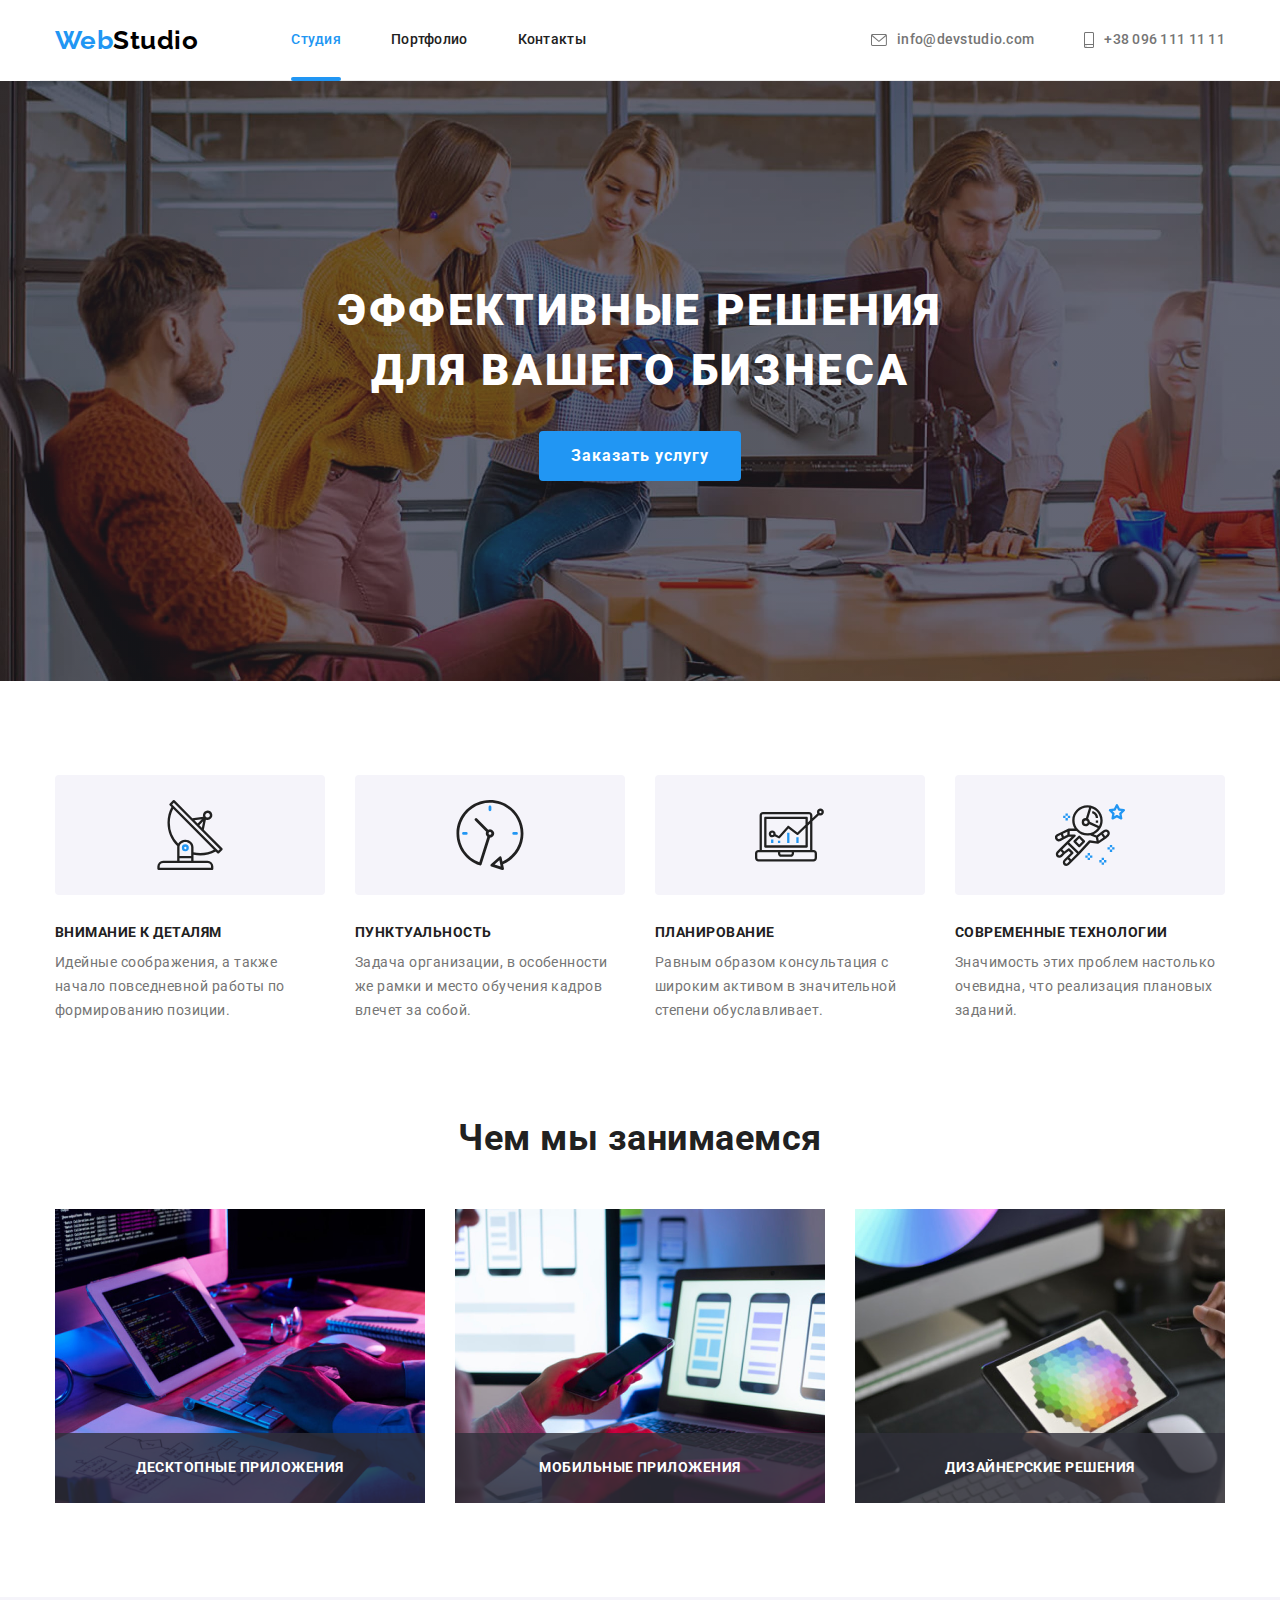
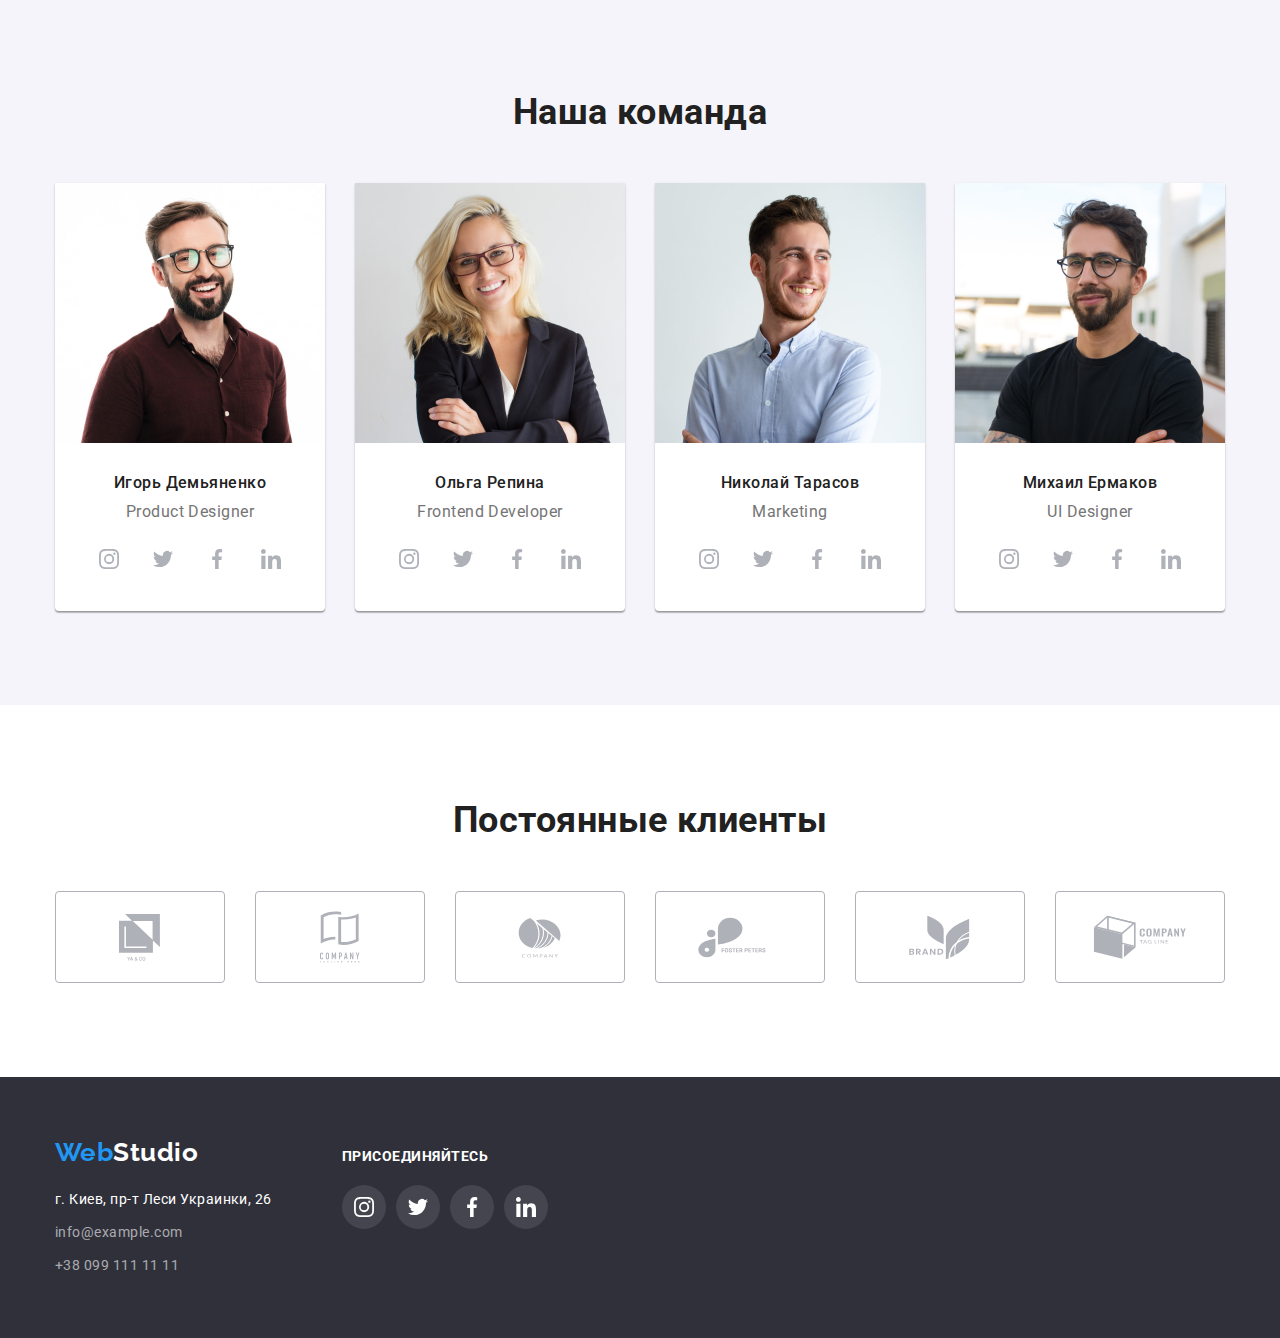
<file: index.html>
<!DOCTYPE html>
<html lang="ru">
  <head>
    <meta charset="UTF-8" />
    <meta http-equiv="X-UA-Compatible" content="IE=edge" />
    <meta name="viewport" content="width=device-width, initial-scale=1.0" />
    <link rel="preconnect" href="https://fonts.googleapis.com" />
    <link rel="preconnect" href="https://fonts.gstatic.com" crossorigin />
    <link
      href="https://fonts.googleapis.com/css2?family=Raleway:wght@700&family=Roboto:wght@400;500;700;900&display=swap"
      rel="stylesheet"
    />
    <title>WebStudio</title>
    <link
      rel="stylesheet"
      href="https://cdn.jsdelivr.net/npm/modern-normalize@1.1.0/modern-normalize.min.css"
    />
    <link rel="stylesheet" href="./css/styles.css" />
  </head>
  <body>
    <!-- HEADER -->
    <header class="hdr">
      <div class="hdr-container container">
        <a class="logo link" lang="en" href="./index.html"
          ><span class="logo-web">Web</span>Studio
        </a>
        <nav class="navigation">
          <ul class="menu list">
            <li class="menu-item">
              <a class="menu-link current link" href="./index.html">Студия</a>
            </li>
            <li class="menu-item">
              <a class="menu-link link" href="./portfolio.html">Портфолио</a>
            </li>
            <li class="menu-item">
              <a class="menu-link link" href="#">Контакты</a>
            </li>
          </ul>
        </nav>
        <ul class="contact list">
          <li class="contact-item contact-mail">
            <a class="mail-link link" href="mailto:info@devstudio.com">
              <svg class="mail-icon icon" width="16px" height="12px">
                <use href="./images/icons.svg#mail-icon"></use>
              </svg>
              info@devstudio.com</a
            >
          </li>
          <li class="contact-item contact-tel">
            <a class="tel-link link" href="tel:+380961111111">
              <svg class="tel-icon icon" width="10px" height="16px">
                <use href="./images/icons.svg#tel-icon"></use></svg
              >+38 096 111 11 11</a
            >
          </li>
        </ul>
      </div>
    </header>
    <main>
      <!-- HERO -->
      <section class="hero">
        <div class="hero-container container">
          <h1 class="hero-title title">
            Эффективные решения для вашего бизнеса
          </h1>
          <button class="hero-btn" type="button" data-modal-open>
            Заказать услугу
          </button>
          <div class="data-modal is-hidden" data-modal>
            <div class="modal">
              <button class="data-modal-close" type="button" data-modal-close>
                <svg class="modal-svg" width="18x" height="18px">
                  <use href="./images/icons.svg#close-modal"></use>
                </svg>
              </button>
            </div>
          </div>
        </div>
      </section>
      <!-- FEATURES -->
      <section class="section features">
        <div class="container">
          <h2 class="features-title">Наши особенности</h2>
          <ul class="features-list list">
            <li class="features-item">
              <div class="container-icon">
                <svg class="features-svg" width="70px" height="70px">
                  <use href="./images/icons.svg#antena"></use>
                </svg>
              </div>
              <h3 class="list-title">Внимание к деталям</h3>
              <p class="list-text">
                Идейные соображения, а также начало повседневной работы по
                формированию позиции.
              </p>
            </li>
            <li class="features-item">
              <div class="container-icon">
                <svg class="features-svg" width="70px" height="70px">
                  <use href="./images/icons.svg#clock"></use>
                </svg>
              </div>
              <h3 class="list-title">Пунктуальность</h3>
              <p class="list-text">
                Задача организации, в особенности же рамки и место обучения
                кадров влечет за собой.
              </p>
            </li>
            <li class="features-item">
              <div class="container-icon">
                <svg class="features-svg" width="70px" height="70px">
                  <use href="./images/icons.svg#diagram"></use>
                </svg>
              </div>
              <h3 class="list-title">Планирование</h3>
              <p class="list-text">
                Равным образом консультация с широким активом в значительной
                степени обуславливает.
              </p>
            </li>
            <li class="features-item">
              <div class="container-icon">
                <svg class="features-svg" width="70px" height="70px">
                  <use href="./images/icons.svg#astronaut"></use>
                </svg>
              </div>
              <h3 class="list-title">Современные технологии</h3>
              <p class="list-text">
                Значимость этих проблем настолько очевидна, что реализация
                плановых заданий.
              </p>
            </li>
          </ul>
        </div>
      </section>
      <!-- DOING -->
      <section class="section doing">
        <div class="container">
          <h2 class="doing-title title">Чем мы занимаемся</h2>
          <ul class="doing-list list">
            <li class="doing-item">
              <img
                class="classes-occupation"
                src="./images/doing/coding.jpg"
                alt="Бэкенд"
                width="370"
                height="294"
              />
              <p class="doing-text">Десктопные приложения</p>
            </li>
            <li class="doing-item">
              <img
                class="classes-occupation"
                src="./images/doing/phone.jpg"
                alt="Фронтент"
                width="370"
                height="294"
              />
              <p class="doing-text">Мобильные приложения</p>
            </li>
            <li class="doing-item">
              <img
                class="classes-occupation"
                src="./images/doing/palette.jpg"
                alt="Дизайн"
                width="370"
                height="294"
              />
              <p class="doing-text">Дизайнерские решения</p>
            </li>
          </ul>
        </div>
      </section>
      <!-- COMANDS -->
      <section class="section commands">
        <div class="container">
          <h2 class="commands-title title">Наша команда</h2>
          <ul class="commands-list list">
            <li class="commands-item">
              <img
                class="commands-images"
                src="./images/commands/igor.jpg"
                alt="Игорь Демьяненко"
                width="270"
                height="260"
              />
              <div class="employee-data">
                <h3 class="commands-name">Игорь Демьяненко</h3>
                <p lang="en" class="commands-position">Product Designer</p>
                <ul class="social-list list">
                  <li class="social-item">
                    <a
                      class="social-link"
                      href="http://www.instagram.com"
                      target="_blank"
                      rel="noopener nofollow"
                      ><span class="social-name">instagram</span>
                      <svg class="social-svg" width="44px" height="44px">
                        <use href="./images/icons.svg#instagram"></use></svg
                    ></a>
                  </li>
                  <li class="social-item">
                    <a
                      class="social-link"
                      href="https://twitter.com"
                      target="_blank"
                      rel="noopener nofollow"
                      ><span class="social-name">twitter</span>
                      <svg class="social-svg" width="44px" height="44px">
                        <use href="./images/icons.svg#twitter"></use></svg
                    ></a>
                  </li>
                  <li class="social-item">
                    <a
                      class="social-link"
                      href="https://www.facebook.com"
                      target="_blank"
                      rel="noopener nofollow"
                      ><span class="social-name">facebook</span>
                      <svg class="social-svg" width="44px" height="44px">
                        <use href="./images/icons.svg#facebook"></use></svg
                    ></a>
                  </li>
                  <li class="social-item">
                    <a
                      class="social-link"
                      href="https://ua.linkedin.com"
                      target="_blank"
                      rel="noopener nofollow"
                      ><span class="social-name">linkedin</span>
                      <svg class="social-svg" width="44px" height="44px">
                        <use href="./images/icons.svg#linkedin"></use></svg
                    ></a>
                  </li>
                </ul>
              </div>
            </li>
            <li class="commands-item">
              <img
                src="./images/commands/olga.jpg"
                alt="Ольга Репина"
                width="270"
                height="260"
              />
              <div class="employee-data">
                <h3 class="commands-name">Ольга Репина</h3>
                <p lang="en" class="commands-position">Frontend Developer</p>
                <ul class="social-list list">
                  <li class="social-item">
                    <a
                      class="social-link"
                      href="http://www.instagram.com"
                      target="_blank"
                      rel="noopener nofollow"
                      ><span class="social-name">instagram</span>
                      <svg class="social-svg" width="44px" height="44px">
                        <use href="./images/icons.svg#instagram"></use></svg
                    ></a>
                  </li>
                  <li class="social-item">
                    <a
                      class="social-link"
                      href="https://twitter.com"
                      target="_blank"
                      rel="noopener nofollow"
                      ><span class="social-name">twitter</span>
                      <svg class="social-svg" width="44px" height="44px">
                        <use href="./images/icons.svg#twitter"></use></svg
                    ></a>
                  </li>
                  <li class="social-item">
                    <a
                      class="social-link"
                      href="https://www.facebook.com"
                      target="_blank"
                      rel="noopener nofollow"
                      ><span class="social-name">facebook</span>
                      <svg class="social-svg" width="44px" height="44px">
                        <use href="./images/icons.svg#facebook"></use></svg
                    ></a>
                  </li>
                  <li class="social-item">
                    <a
                      class="social-link"
                      href="https://ua.linkedin.com"
                      target="_blank"
                      rel="noopener nofollow"
                      ><span class="social-name">linkedin</span>
                      <svg class="social-svg" width="44px" height="44px">
                        <use href="./images/icons.svg#linkedin"></use></svg
                    ></a>
                  </li>
                </ul>
              </div>
            </li>
            <li class="commands-item">
              <img
                class="commands-images"
                src="./images/commands/nikolay.jpg"
                alt="Николай Тарасов"
                width="270"
                height="260"
              />
              <div class="employee-data">
                <h3 class="commands-name">Николай Тарасов</h3>
                <p lang="en" class="commands-position">Marketing</p>
                <ul class="social-list commands-list list">
                  <li class="social-item">
                    <a
                      class="social-link"
                      href="http://www.instagram.com"
                      target="_blank"
                      rel="noopener nofollow"
                      ><span class="social-name">instagram</span>
                      <svg class="social-svg" width="44px" height="44px">
                        <use href="./images/icons.svg#instagram"></use></svg
                    ></a>
                  </li>
                  <li class="social-item">
                    <a
                      class="social-link"
                      href="https://twitter.com"
                      target="_blank"
                      rel="noopener nofollow"
                      ><span class="social-name">twitter</span>
                      <svg class="social-svg" width="44px" height="44px">
                        <use href="./images/icons.svg#twitter"></use></svg
                    ></a>
                  </li>
                  <li class="social-item">
                    <a
                      class="social-link"
                      href="https://www.facebook.com"
                      target="_blank"
                      rel="noopener nofollow"
                      ><span class="social-name">facebook</span>
                      <svg class="social-svg" width="44px" height="44px">
                        <use href="./images/icons.svg#facebook"></use></svg
                    ></a>
                  </li>
                  <li class="social-item">
                    <a
                      class="social-link"
                      href="https://ua.linkedin.com"
                      target="_blank"
                      rel="noopener nofollow"
                      ><span class="social-name">linkedin</span>
                      <svg class="social-svg" width="44px" height="44px">
                        <use href="./images/icons.svg#linkedin"></use></svg
                    ></a>
                  </li>
                </ul>
              </div>
            </li>
            <li class="commands-item">
              <img
                class="commands-images"
                src="./images/commands/mihail.jpg"
                alt="Михаил Ермаков"
                width="270"
                height="260"
              />
              <div class="employee-data">
                <h3 class="commands-name">Михаил Ермаков</h3>
                <p lang="en" class="commands-position">UI Designer</p>
                <ul class="social-list list">
                  <li class="social-item">
                    <a
                      class="social-link"
                      href="http://www.instagram.com"
                      target="_blank"
                      rel="noopener nofollow"
                      ><span class="social-name">instagram</span>
                      <svg class="social-svg" width="44px" height="44px">
                        <use href="./images/icons.svg#instagram"></use></svg
                    ></a>
                  </li>
                  <li class="social-item">
                    <a
                      class="social-link"
                      href="https://twitter.com"
                      target="_blank"
                      rel="noopener nofollow"
                      ><span class="social-name">twitter</span>
                      <svg class="social-svg" width="44px" height="44px">
                        <use href="./images/icons.svg#twitter"></use></svg
                    ></a>
                  </li>
                  <li class="social-item">
                    <a
                      class="social-link"
                      href="https://www.facebook.com"
                      target="_blank"
                      rel="noopener nofollow"
                      ><span class="social-name">facebook</span>
                      <svg class="social-svg" width="44px" height="44px">
                        <use href="./images/icons.svg#facebook"></use></svg
                    ></a>
                  </li>
                  <li class="social-item">
                    <a
                      class="social-link"
                      href="https://ua.linkedin.com"
                      target="_blank"
                      rel="noopener nofollow"
                      ><span class="social-name">linkedin</span>
                      <svg class="social-svg" width="44px" height="44px">
                        <use href="./images/icons.svg#linkedin"></use></svg
                    ></a>
                  </li>
                </ul>
              </div>
            </li>
          </ul>
        </div>
      </section>
      <!-- CLIENTS -->
      <section class="section clients">
        <div class="container">
          <h2 class="clients-title title">Постоянные клиенты</h2>
          <ul class="clients-list list">
            <li class="clients-item">
              <a href="#" class="clients-link">
                <svg class="clients-svg" width="41" height="47">
                  <use href="./images/icons.svg#yaco"></use>
                </svg>
              </a>
            </li>
            <li class="clients-item">
              <a href="#" class="clients-link">
                <svg class="clients-svg" width="40" height="52">
                  <use href="./images/icons.svg#company2"></use>
                </svg>
              </a>
            </li>
            <li class="clients-item">
              <a href="#" class="clients-link">
                <svg class="clients-svg" width="43" height="41">
                  <use href="./images/icons.svg#company3"></use>
                </svg>
              </a>
            </li>
            <li class="clients-item">
              <a href="#" class="clients-link">
                <svg class="clients-svg" width="84" height="41">
                  <use href="./images/icons.svg#foster"></use>
                </svg>
              </a>
            </li>
            <li class="clients-item">
              <a href="#" class="clients-link">
                <svg class="clients-svg" width="63" height="45">
                  <use href="./images/icons.svg#brand"></use>
                </svg>
              </a>
            </li>
            <li class="clients-item">
              <a href="#" class="clients-link">
                <svg class="clients-svg" width="94" height="44">
                  <use href="./images/icons.svg#company6"></use>
                </svg>
              </a>
            </li>
          </ul>
        </div>
      </section>
    </main>
    <!-- BASEMENT -->
    <footer class="basement">
      <div class="container-basement container">
        <div class="container-address">
          <a lang="en" href="./index.html" class="logo link dark-theme">
            <span class="logo-web">Web</span>Studio
          </a>
          <address class="cnt">
            <ul class="cnt-address list">
              <li class="item cnt-street">
                <a
                  class="cnt-link link"
                  href="https://www.google.com/maps/place/бул.+Леси+Украинки,+26,+Киев,+02000/"
                  target="_blank"
                  rel="noopener nofollow"
                  >г. Киев, пр-т Леси Украинки, 26</a
                >
              </li>
              <li class="item cnt-mail">
                <a class="cnt-link link" href="mailto:info@example.com"
                  >info@example.com</a
                >
              </li>
              <li class="item cnt-tel">
                <a class="cnt-link link" href="tel:+380991111111"
                  >+38 099 111 11 11</a
                >
              </li>
            </ul>
          </address>
        </div>
        <div class="container-social">
          <h2 class="social-title">Присоединяйтесь</h2>
          <ul class="social-list list">
            <li class="social-item">
              <a
                class="social-link social-ft-link"
                href="http://www.instagram.com"
                target="_blank"
                rel="noopener nofollow"
                ><span class="social-name">instagram</span>
                <svg class="social-ft-svg" width="44px" height="44px">
                  <use href="./images/icons.svg#instagram"></use></svg
              ></a>
            </li>
            <li class="social-item">
              <a
                class="social-link social-ft-link"
                href="https://twitter.com"
                target="_blank"
                rel="noopener nofollow"
                ><span class="social-name">twitter</span>
                <svg class="social-ft-svg" width="44px" height="44px">
                  <use href="./images/icons.svg#twitter"></use></svg
              ></a>
            </li>
            <li class="social-item">
              <a
                class="social-link social-ft-link"
                href="https://www.facebook.com"
                target="_blank"
                rel="noopener nofollow"
                ><span class="social-name">facebook</span>
                <svg class="social-ft-svg" width="44px" height="44px">
                  <use href="./images/icons.svg#facebook"></use></svg
              ></a>
            </li>
            <li class="social-item">
              <a
                class="social-link social-ft-link"
                href="https://ua.linkedin.com"
                target="_blank"
                rel="noopener nofollow"
                ><span class="social-name">linkedin</span>
                <svg class="social-ft-svg" width="44px" height="44px">
                  <use href="./images/icons.svg#linkedin"></use></svg
              ></a>
            </li>
          </ul>
        </div>
      </div>
    </footer>
    <script src="./js/modal.js"></script>
  </body>
</html>
</file>
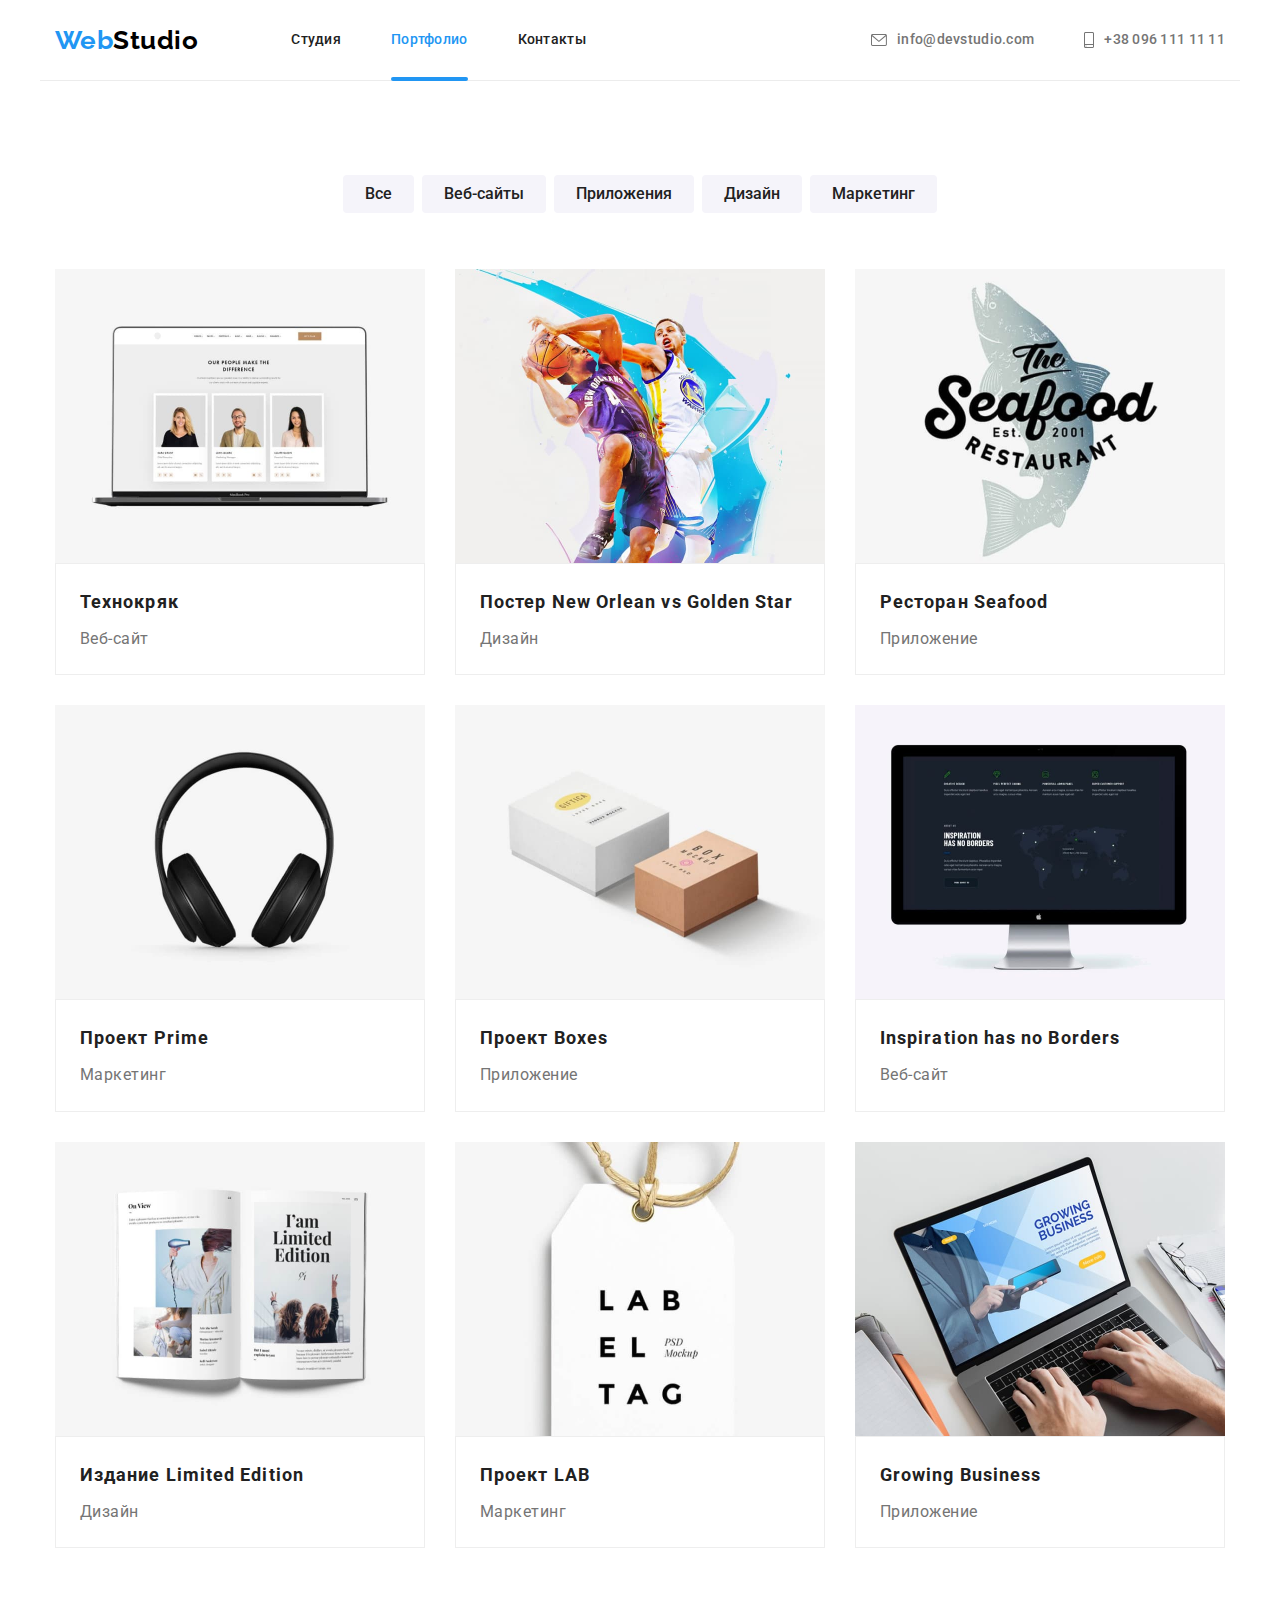
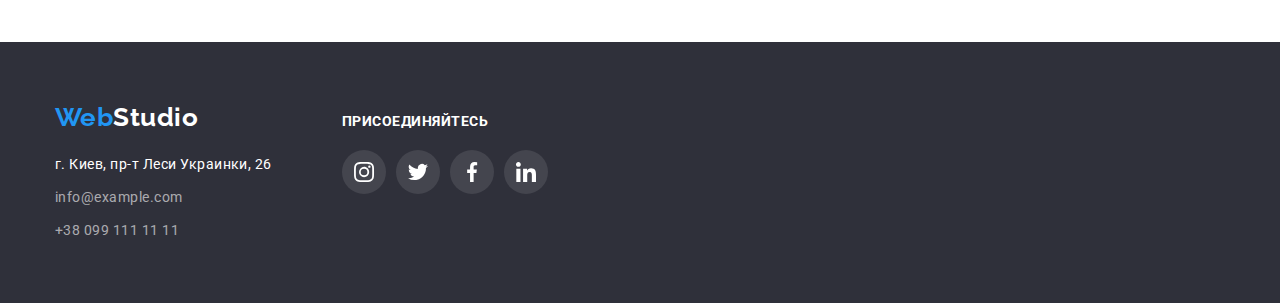
<file: portfolio.html>
<!DOCTYPE html>
<html lang="ru">
  <head>
    <meta charset="UTF-8" />
    <meta http-equiv="X-UA-Compatible" content="IE=edge" />
    <meta name="viewport" content="width=device-width, initial-scale=1.0" />
    <link rel="preconnect" href="https://fonts.googleapis.com" />
    <link rel="preconnect" href="https://fonts.gstatic.com" crossorigin />
    <link
      href="https://fonts.googleapis.com/css2?family=Raleway:wght@700&family=Roboto:wght@400;500;700;900&display=swap"
      rel="stylesheet"
    />
    <title>WebStudio</title>
    <link
      rel="stylesheet"
      href="https://cdn.jsdelivr.net/npm/modern-normalize@1.1.0/modern-normalize.min.css"
    />
    <link rel="stylesheet" href="./css/styles.css" />
  </head>
  <body>
    <header class="hdr">
      <div class="hdr-container container">
        <a class="logo link" lang="en" href="./index.html"
          ><span class="logo-web">Web</span>Studio
        </a>
        <nav class="navigation">
          <ul class="menu list">
            <li class="menu-item">
              <a class="menu-link link" href="./index.html">Студия</a>
            </li>
            <li class="menu-item">
              <a class="menu-link current link" href="./portfolio.html"
                >Портфолио</a
              >
            </li>
            <li class="menu-item">
              <a class="menu-link link" href="#">Контакты</a>
            </li>
          </ul>
        </nav>
        <ul class="contact list">
          <li class="contact-item contact-mail">
            <a class="mail-link link" href="mailto:info@devstudio.com">
              <svg class="mail-icon icon" width="16px" height="12px">
                <use href="./images/icons.svg#mail-icon"></use>
              </svg>
              info@devstudio.com</a
            >
          </li>
          <li class="contact-item contact-tel">
            <a class="tel-link link" href="tel:+380961111111">
              <svg class="tel-icon icon" width="10px" height="16px">
                <use href="./images/icons.svg#tel-icon"></use></svg
              >+38 096 111 11 11</a
            >
          </li>
        </ul>
      </div>
    </header>
    <main>
      <!-- HERO -->
      <section class="section">
        <div class="container">
          <h2 class="portfolio-title title">Наши проекты</h2>
          <ul class="portfolio-menu list">
            <li class="portfolio-item">
              <button class="portfolio-btn" type="button">Все</button>
            </li>
            <li class="portfolio-item">
              <button class="portfolio-btn" type="button">Веб-сайты</button>
            </li>
            <li class="portfolio-item">
              <button class="portfolio-btn" type="button">Приложения</button>
            </li>
            <li class="portfolio-item">
              <button class="portfolio-btn" type="button">Дизайн</button>
            </li>
            <li class="portfolio-item">
              <button class="portfolio-btn" type="button">Маркетинг</button>
            </li>
          </ul>

          <ul class="cards list">
            <li class="cards-item">
              <a href="#" class="cards-link link"
                ><div class="cards-container-img">
                  <img
                    src="./images/portfolio/websitetechnoqruack.jpg"
                    alt="фото проекта"
                    width="370"
                    height="294"
                  />
                  <p class="cards-text">
                    Ресурс предлагает комплексные предложения с разным уровнем
                    функционала и сервисов. Все это позволит посетителю получить
                    исчерпывающие сведения о компании или частном лице.
                  </p>
                </div>
                <div class="project-data">
                  <h3 class="cards-list-tile">Технокряк</h3>
                  <p class="cards-description">Веб-сайт</p>
                </div></a
              >
            </li>
            <li class="cards-item">
              <a href="#" class="cards-link link">
                <div class="cards-container-img">
                  <img
                    src="./images/portfolio/basketballdesign.jpg"
                    alt="фото проекта"
                    width="370"
                    height="294"
                  />
                  <p class="cards-text">
                    Ресурс предлагает комплексные предложения с разным уровнем
                    функционала и сервисов. Все это позволит посетителю получить
                    исчерпывающие сведения о компании или частном лице.
                  </p>
                </div>
                <div class="project-data">
                  <h3 class="cards-list-tile">
                    Постер <span lang="en">New Orlean vs Golden Star</span>
                  </h3>
                  <p class="cards-description">Дизайн</p>
                </div></a
              >
            </li>
            <li class="cards-item">
              <a href="#" class="cards-link link">
                <div class="cards-container-img">
                  <img
                    src="./images/portfolio/apprestaurant.jpg"
                    alt="фото проекта"
                    width="370"
                    height="294"
                  />
                  <p class="cards-text">
                    Ресурс предлагает комплексные предложения с разным уровнем
                    функционала и сервисов. Все это позволит посетителю получить
                    исчерпывающие сведения о компании или частном лице.
                  </p>
                </div>
                <div class="project-data">
                  <h3 class="cards-list-tile">
                    Ресторан <span lang="en">Seafood</span>
                  </h3>
                  <p class="cards-description">Приложение</p>
                </div></a
              >
            </li>
            <li class="cards-item">
              <a href="#" class="cards-link link">
                <div class="cards-container-img">
                  <img
                    src="./images/portfolio/marketingheadphones.jpg"
                    alt="фото проекта"
                    width="370"
                    height="294"
                  />
                  <p class="cards-text">
                    Ресурс предлагает комплексные предложения с разным уровнем
                    функционала и сервисов. Все это позволит посетителю получить
                    исчерпывающие сведения о компании или частном лице.
                  </p>
                </div>
                <div class="project-data">
                  <h3 class="cards-list-tile">
                    Проект <span lang="en">Prime</span>
                  </h3>
                  <p class="cards-description">Маркетинг</p>
                </div></a
              >
            </li>
            <li class="cards-item">
              <a href="#" class="cards-link link">
                <div class="cards-container-img">
                  <img
                    src="./images/portfolio/appboxes.jpg"
                    alt="фото проекта"
                    width="370"
                    height="294"
                  />
                  <p class="cards-text">
                    Ресурс предлагает комплексные предложения с разным уровнем
                    функционала и сервисов. Все это позволит посетителю получить
                    исчерпывающие сведения о компании или частном лице.
                  </p>
                </div>
                <div class="project-data">
                  <h3 class="cards-list-tile">
                    Проект <span lang="en">Boxes</span>
                  </h3>
                  <p class="cards-description">Приложение</p>
                </div></a
              >
            </li>
            <li class="cards-item">
              <a href="#" class="cards-link link">
                <div class="cards-container-img">
                  <img
                    src="./images/portfolio/websiteblack.jpg"
                    alt="фото проекта"
                    width="370"
                    height="294"
                  />
                  <p class="cards-text">
                    Ресурс предлагает комплексные предложения с разным уровнем
                    функционала и сервисов. Все это позволит посетителю получить
                    исчерпывающие сведения о компании или частном лице.
                  </p>
                </div>
                <div class="project-data">
                  <h3 class="cards-list-tile" lang="en">
                    Inspiration has no Borders
                  </h3>
                  <p class="cards-description">Веб-сайт</p>
                </div></a
              >
            </li>
            <li class="cards-item">
              <a href="#" class="cards-link link">
                <div class="cards-container-img">
                  <img
                    src="./images/portfolio/designlimited.jpg"
                    alt="фото проекта"
                    width="370"
                    height="294"
                  />
                  <p class="cards-text">
                    Ресурс предлагает комплексные предложения с разным уровнем
                    функционала и сервисов. Все это позволит посетителю получить
                    исчерпывающие сведения о компании или частном лице.
                  </p>
                </div>
                <div class="project-data">
                  <h3 class="cards-list-tile">
                    Издание <span lang="en">Limited Edition</span>
                  </h3>
                  <p class="cards-description">Дизайн</p>
                </div>
              </a>
            </li>
            <li class="cards-item">
              <a href="#" class="cards-link link">
                <div class="cards-container-img">
                  <img
                    src="./images/portfolio/marketinglab.jpg"
                    alt="фото проекта"
                    width="370"
                    height="294"
                  />
                  <p class="cards-text">
                    Ресурс предлагает комплексные предложения с разным уровнем
                    функционала и сервисов. Все это позволит посетителю получить
                    исчерпывающие сведения о компании или частном лице.
                  </p>
                </div>
                <div class="project-data">
                  <h3 class="cards-list-tile">
                    Проект <span lang="en">LAB</span>
                  </h3>
                  <p class="cards-description">Маркетинг</p>
                </div></a
              >
            </li>
            <li class="cards-item">
              <a href="#" class="cards-link link">
                <div class="cards-container-img">
                  <img
                    src="./images/portfolio/appgrowing.jpg"
                    alt="фото проекта"
                    width="370"
                    height="294"
                  />
                  <p class="cards-text">
                    Ресурс предлагает комплексные предложения с разным уровнем
                    функционала и сервисов. Все это позволит посетителю получить
                    исчерпывающие сведения о компании или частном лице.
                  </p>
                </div>
                <div class="project-data">
                  <h3 class="cards-list-tile" lang="en">Growing Business</h3>
                  <p class="cards-description">Приложение</p>
                </div></a
              >
            </li>
          </ul>
        </div>
      </section>
    </main>
    <footer class="basement">
      <div class="container-basement container">
        <div class="container-address">
          <a lang="en" href="./index.html" class="logo link dark-theme">
            <span class="logo-web">Web</span>Studio
          </a>
          <address class="cnt">
            <ul class="cnt-address list">
              <li class="item cnt-street">
                <a
                  class="cnt-link link"
                  href="https://www.google.com/maps/place/бул.+Леси+Украинки,+26,+Киев,+02000/"
                  target="_blank"
                  rel="noopener nofollow"
                  >г. Киев, пр-т Леси Украинки, 26</a
                >
              </li>
              <li class="item cnt-mail">
                <a class="cnt-link link" href="mailto:info@example.com"
                  >info@example.com</a
                >
              </li>
              <li class="item cnt-tel">
                <a class="cnt-link link" href="tel:+380991111111"
                  >+38 099 111 11 11</a
                >
              </li>
            </ul>
          </address>
        </div>
        <div class="container-social">
          <h2 class="social-title">Присоединяйтесь</h2>
          <ul class="social-list list">
            <li class="social-item">
              <a
                class="social-link social-ft-link"
                href="http://www.instagram.com"
                target="_blank"
                rel="noopener nofollow"
                ><span class="social-name">instagram</span>
                <svg class="social-ft-svg" width="44px" height="44px">
                  <use href="./images/icons.svg#instagram"></use></svg
              ></a>
            </li>
            <li class="social-item">
              <a
                class="social-link social-ft-link"
                href="https://twitter.com"
                target="_blank"
                rel="noopener nofollow"
                ><span class="social-name">twitter</span>
                <svg class="social-ft-svg" width="44px" height="44px">
                  <use href="./images/icons.svg#twitter"></use></svg
              ></a>
            </li>
            <li class="social-item">
              <a
                class="social-link social-ft-link"
                href="https://www.facebook.com"
                target="_blank"
                rel="noopener nofollow"
                ><span class="social-name">facebook</span>
                <svg class="social-ft-svg" width="44px" height="44px">
                  <use href="./images/icons.svg#facebook"></use></svg
              ></a>
            </li>
            <li class="social-item">
              <a
                class="social-link social-ft-link"
                href="https://ua.linkedin.com"
                target="_blank"
                rel="noopener nofollow"
                ><span class="social-name">linkedin</span>
                <svg class="social-ft-svg" width="44px" height="44px">
                  <use href="./images/icons.svg#linkedin"></use></svg
              ></a>
            </li>
          </ul>
        </div>
      </div>
    </footer>
  </body>
</html>
</file>
<file: css/styles.css>
:root {
  --primary-font: "Roboto", sans-serif;
  --secondary-font: "Raleway", sans-serif;

  --speed-animation: 250ms;
  --animation-type: cubic-bezier(0.4, 0, 0.2, 1);

  --primary-color: #757575;
  --primari-logo-color: #000000;
  --primari-social-color: #afb1b8;
  --secondary-social-color: #ffffff;
  --bold-color: #212121;
  --black-color: #000000;
  --white-color: #ffffff;
  --footer-color-contact: rgba(255, 255, 255, 0.6);

  --scry-sc-darck-tm-bg: rgba(255, 255, 255, 0.1);
  --secondary-bg-color: #2f303a;
  --commands-bg-color: #f5f4fa;
  --bg-botton: #f5f4fa;
  --cards-bg-color: #eeeeee;
  --prymary-bg-color: #ffffff;
  --cards-bg-hover-img: rgba(33, 150, 243, 0.9);
  --header-bottom-border-color: #ececec;
  --modal-backdrop: rgba(0, 0, 0, 0.2);
  --doing-text-bg-cards: rgba(47, 48, 58, 0.8);

  --accent-color: #2196f3;
  --hover-btn: #188ce8;
}

body {
  font-family: var(--primary-font);
  font-weight: 400;
  letter-spacing: 0.03em;

  color: var(--primary-color);
  background-color: var(--prymary-bg-color);
}

/* ====================== COMPONENT ======================== */

h1,
h2,
h3,
h4,
h5,
h6,
p {
  margin-top: 0;
  margin-bottom: 0;
}

ul {
  margin-top: 0;
  margin-bottom: 0;
  padding-left: 0;
}

img {
  display: block;
}
button {
  cursor: pointer;
}
a,
button:focus-visible {
  outline: none;
}

.container {
  width: 1200px;
  margin-left: auto;
  margin-right: auto;
  padding-left: 15px;
  padding-right: 15px;
}

.section {
  padding-top: 94px;
  padding-bottom: 94px;
}

.link {
  text-decoration: none;
}

.list {
  list-style: none;
}

.title {
  text-align: center;

  font-weight: 700;
  font-size: 36px;
  line-height: 1.17;

  color: var(--bold-color);
}

.menu .menu-link.current {
  color: var(--accent-color);
}

.icon {
  fill: currentColor;
}

/* ===================== /COMPONENT ======================= */

/* =================  M A I N   P A G E =================== */

/* ======================= HEADER ========================= */

/* .hdr {
  border-bottom: 1px solid var(--header-bottom-border-color);
} */

.hdr-container {
  display: flex;
  align-items: center;
  border-bottom: 1px solid var(--header-bottom-border-color);
}

.logo {
  display: block;

  margin-right: 93px;
  padding: 24px 0;

  font-family: var(--secondary-font);
  font-weight: 700;
  font-size: 26px;
  line-height: 1.19;

  color: var(--primari-logo-color);
}

.logo-web {
  color: var(--accent-color);
}

.menu.list {
  display: flex;
}

.menu.list .menu-item:not(:last-child) {
  margin-right: 50px;
}

.menu-link {
  position: relative;
  display: block;

  padding: 32px 0;

  font-weight: 500;
  font-size: 14px;
  line-height: 1.14;
  letter-spacing: 0.02em;

  color: var(--bold-color);
  transition: color var(--speed-animation) var(--animation-type);
}

.menu .link:hover,
.menu .link:focus {
  color: var(--accent-color);
}

.menu-link.current::after {
  content: "";
  position: absolute;
  display: block;
  left: 0;
  bottom: 0;

  width: 100%;
  height: 4px;
  margin-bottom: -1px;

  border-radius: 2px;

  background-color: var(--accent-color);
}

.contact.list {
  display: flex;

  margin-right: 0;
  margin-left: auto;
}

.contact-item:not(:last-child) {
  margin-right: 50px;
}

.contact .link {
  display: inline-flex;
  align-items: center;
  transition: color var(--speed-animation) var(--animation-type);
}

.contact .link:hover,
.contact .link:focus {
  color: var(--accent-color);
}

.tel-link,
.mail-link {
  display: block;

  padding: 32px 0;

  font-weight: 500;
  font-size: 14px;
  line-height: 1.14;
  letter-spacing: 0.02em;

  color: inherit;
}

.mail-icon,
.tel-icon {
  margin-right: 10px;
}

/* ====================== /HEADER ====================== */

/* ======================== HERO ======================= */

.hero {
  text-align: center;

  max-width: 1600px;
  padding: 200px 0;
  margin: 0 auto;

  background-image: linear-gradient(
      rgba(47, 48, 58, 0.4),
      rgba(47, 48, 58, 0.4)
    ),
    url(../images/hero/background-hero.jpg);
  background-size: cover;
  background-repeat: no-repeat;

  background-color: var(--secondary-bg-color);
}

.hero-title {
  margin: 0 237px;
  margin-bottom: 30px;

  font-weight: 900;
  font-size: 44px;
  line-height: 1.36;
  letter-spacing: 0.06em;
  text-transform: uppercase;

  color: var(--white-color);
}

.hero-btn {
  padding: 10px 32px;

  border: none;
  border-radius: 4px;
  font-family: inherit;
  font-weight: 700;
  font-size: 16px;
  line-height: 1.9;
  letter-spacing: 0.06em;

  background: var(--accent-color);
  color: var(--white-color);
  transition: background-color var(--speed-animation) var(--animation-type);
}

.hero-btn:hover,
.hero-btn:focus {
  background-color: var(--hover-btn);
}

.data-modal {
  position: fixed;
  top: 0;
  left: 0;

  width: 100%;
  height: 100%;

  visibility: visible;
  opacity: 1;
  background-color: var(--modal-backdrop);
  transition: opacity var(--speed-animation) var(--animation-type),
    visibility var(--speed-animation) var(--animation-type);
}

.data-modal.is-hidden {
  visibility: hidden;
  opacity: 0;
  pointer-events: none;
}

.modal {
  position: absolute;
  top: 50%;
  left: 50%;

  width: 528px;
  height: 581px;

  border-radius: 3px;

  background-color: var(--prymary-bg-color);
  transform: translate(-50%, -50%) scale(1);
  transition: transform var(--speed-animation) var(--animation-type);
}

.data-modal.is-hidden .modal {
  transform: translate(-50%, -50%) scale(1.1);
}

.data-modal-close {
  position: absolute;
  display: flex;
  justify-content: center;
  align-items: center;
  top: 8px;
  right: 8px;

  width: 30px;
  height: 30px;
  padding: 0;

  border-radius: 50%;
  border-color: rgba(0, 0, 0, 0.1);
  background-color: transparent;
}

.modal-svg {
  fill: var(--black-color);
  transition: fill var(--speed-animation) var(--animation-type);
}

.data-modal-close:hover .modal-svg,
.data-modal-close:focus .modal-svg {
  fill: var(--accent-color);
}

/* ======================= /HERO ======================= */

/* ====================== FEATURES ===================== */

.features-title {
  position: absolute;
  border: 0;
  padding: 0;

  margin: -1px;
  overflow: hidden;
  clip: rect(0 0 0 0);
  clip-path: inset(50%);

  white-space: nowrap;
}

.features-list {
  display: flex;
}

.features-item {
  width: calc((100% - 90px) / 4);
}

.features-item:not(:last-child) {
  margin-right: 30px;
}

.container-icon {
  display: flex;
  justify-content: center;
  align-items: center;

  width: 270px;
  height: 120px;
  margin-bottom: 30px;

  border-radius: 4px;

  background: var(--bg-botton);
}

.features-list .list-title {
  margin-bottom: 10px;
}

.features .list .list-title {
  font-weight: 700;
  font-size: 14px;
  line-height: 1.14;
  text-transform: uppercase;

  color: var(--bold-color);
}

.features .list .list-text {
  font-size: 14px;
  line-height: 1.71;
}

/* ====================== /FEATURES ===================== */

/* ======================== DOING ======================= */

.section.doing {
  padding-top: 0;
}

.doing-title {
  margin-bottom: 50px;
}

.doing-list {
  display: flex;
}

.doing-item {
  position: relative;

  width: calc((100% - 60px) / 3);
}

.doing-item:not(:last-child) {
  margin-right: 30px;
}

.doing-text {
  position: absolute;
  display: block;
  text-align: center;
  bottom: 0;

  width: 100%;
  height: 70px;
  padding: 27px 0;

  font-weight: 700;
  font-size: 14px;
  line-height: 1.14;
  text-transform: uppercase;

  color: var(--white-color);
  background-color: var(--doing-text-bg-cards);
}

/* ======================== /DOING ======================= */

/* ======================== COMANDS ====================== */

.commands {
  background-color: var(--commands-bg-color);
}

.commands-title {
  margin-bottom: 50px;
}

.commands-list {
  display: flex;
}

.commands-item {
  width: calc((100% - 90px) / 4);

  border-radius: 0px 0px 4px 4px;
  box-shadow: 0px 1px 3px rgba(0, 0, 0, 0.12), 0px 1px 1px rgba(0, 0, 0, 0.14),
    0px 2px 1px rgba(0, 0, 0, 0.2);

  background-color: var(--prymary-bg-color);
}

.commands-item:not(:last-child) {
  margin-right: 30px;
}

.employee-data {
  padding: 30px 0;
}

.commands-name {
  text-align: center;

  margin-bottom: 10px;

  font-weight: 500;
  font-size: 16px;
  line-height: 1.19;

  color: var(--bold-color);
}

.commands-position {
  text-align: center;

  margin-bottom: 16px;

  font-size: 16px;
  line-height: 1.19;
}

.social-list {
  display: flex;
  justify-content: center;
  align-items: center;

  gap: 10px;
}

.social-link {
  display: flex;
  justify-content: center;
  align-items: center;

  width: 44px;
  height: 44px;

  border-radius: 50%;
}

.social-link {
  transition: color var(--speed-animation) var(--animation-type),
    background-color var(--speed-animation) var(--animation-type);

  color: var(--primari-social-color);
}

.social-link:hover,
.social-link:focus {
  background-color: var(--accent-color);
  color: var(--white-color);
}

.social-name {
  position: absolute;
  border: 0;
  padding: 0;

  margin: -1px;
  overflow: hidden;
  clip: rect(0 0 0 0);
  clip-path: inset(50%);

  white-space: nowrap;
}

.social-svg {
  fill: currentColor;
}

/* ======================== /COMANDS ======================= */

/* ========================  CLIENTS ======================= */

.clients-title {
  margin-bottom: 50px;
}

.clients-list {
  display: flex;
}

.clients-item {
  display: block;

  width: calc((100% - 150px) / 6);
  height: 92px;
}

.clients-item:not(:last-child) {
  margin-right: 30px;
}
.clients-link {
  display: flex;
  justify-content: center;
  align-items: center;

  width: 100%;
  height: 100%;

  border-radius: 4px;
  border: 1px solid var(--primari-social-color);
  transition: color var(--speed-animation) var(--animation-type),
    border var(--speed-animation) var(--animation-type);

  color: var(--primari-social-color);
}

.clients-link:hover,
.clients-link:focus {
  border: 1px solid var(--accent-color);

  color: var(--accent-color);
}

.clients-svg {
  fill: currentColor;
}

/* ======================== /CLIENTS ======================= */

/* ======================== BASEMENT ======================= */

.basement {
  padding: 60px 0;

  background-color: var(--secondary-bg-color);
}

.container-basement {
  display: flex;
  align-items: baseline;
}

.basement .dark-theme {
  color: var(--white-color);
}

.basement .logo {
  margin: 0 0 20px 0;
  padding: 0;
}

.cnt-address {
  font-style: normal;
}

.cnt-address .item:not(:last-child) {
  margin-bottom: 9px;
}
.cnt .link {
  transition: color var(--speed-animation) var(--animation-type);
}

.cnt .link:hover,
.cnt .link:focus {
  color: var(--accent-color);
}

.cnt-street .cnt-link {
  font-size: 14px;
  line-height: 1.71;

  color: var(--white-color);
}

.cnt-mail .cnt-link,
.cnt-tel .cnt-link {
  font-size: 14px;
  line-height: 1.71;

  color: var(--footer-color-contact);
}

.container-social {
  margin-left: 70px;
}

.social-title {
  margin-bottom: 20px;

  font-weight: 700;
  font-size: 14px;
  line-height: 1.14;
  text-transform: uppercase;

  color: var(--white-color);
}

.social-ft-link {
  background-color: var(--scry-sc-darck-tm-bg);
}

.social-ft-svg {
  fill: var(--white-color);
}

/* ======================= /BASEMENT ======================= */

/* ================= / M A I N   P A G E =================== */

/* ==================== P O R T F O L I O =================== */

/* ========================== HERO ========================== */

.portfolio-title {
  position: absolute;
  border: 0;
  padding: 0;

  margin: -1px;
  overflow: hidden;
  clip: rect(0 0 0 0);
  clip-path: inset(50%);

  white-space: nowrap;
}

.portfolio-menu {
  display: flex;
  justify-content: center;

  margin-bottom: 56px;
}

.portfolio-item:not(:last-child) {
  margin-right: 8px;
}

.portfolio-btn {
  padding: 6px 22px;

  border: none;
  border-radius: 4px;
  font-weight: 500;
  font-size: 16px;
  line-height: 1.62;
  font-family: inherit;

  background: var(--bg-botton);
  color: var(--bold-color);
  transition: color var(--speed-animation) var(--animation-type),
    background-color var(--speed-animation) var(--animation-type),
    border-shadow var(--speed-animation) var(--animation-type);
}

.portfolio-btn:hover,
.portfolio-btn:focus {
  box-shadow: 0px 3px 1px rgba(0, 0, 0, 0.1), 0px 1px 2px rgba(0, 0, 0, 0.08),
    0px 2px 2px rgba(0, 0, 0, 0.12);

  background-color: var(--accent-color);
  color: var(--white-color);
}

.cards.list {
  display: flex;

  flex-wrap: wrap;
}

.cards-item {
  width: calc((100% - 60px) / 3);

  background: var(--prymary-bg-color);
}

.cards-item:not(:nth-child(3n)) {
  margin-right: 30px;
}

.cards-item:not(:nth-last-child(-n + 3)) {
  margin-bottom: 30px;
}

.cards-link {
  display: block;
  transition: box-shadow var(--speed-animation) var(--animation-type);
}

.cards-link:hover,
.cards-link:focus {
  box-shadow: 0px 1px 1px rgba(0, 0, 0, 0.12), 0px 4px 4px rgba(0, 0, 0, 0.06),
    1px 4px 6px rgba(0, 0, 0, 0.16);
}

.cards-container-img {
  position: relative;

  overflow: hidden;
}

.cards-text {
  position: absolute;
  top: 0;

  width: 100%;
  height: 100%;
  padding: 63px 24px;
  transform: translate(0, 100%);

  transition: transform var(--speed-animation) var(--animation-type);

  font-size: 18px;
  line-height: 1.56;

  color: var(--white-color);
  background-color: var(--cards-bg-hover-img);
}

.cards-link:hover .cards-text,
.cards-link:focus .cards-text {
  transform: translate(0, 0);
}

.cards-list-tile {
  margin-bottom: 4px;

  font-weight: 700;
  font-size: 18px;
  line-height: 2;
  letter-spacing: 0.06em;

  color: var(--bold-color);
}

.project-data {
  padding: 20px 24px;

  border-top: none;
  border: 1px solid var(--cards-bg-color);
}

.cards-description {
  line-height: 1.9;

  color: var(--primary-color);
}

/* ========================= /HERO ========================== */

/* =================== / P O R T F O L I O ================== */
</file>
